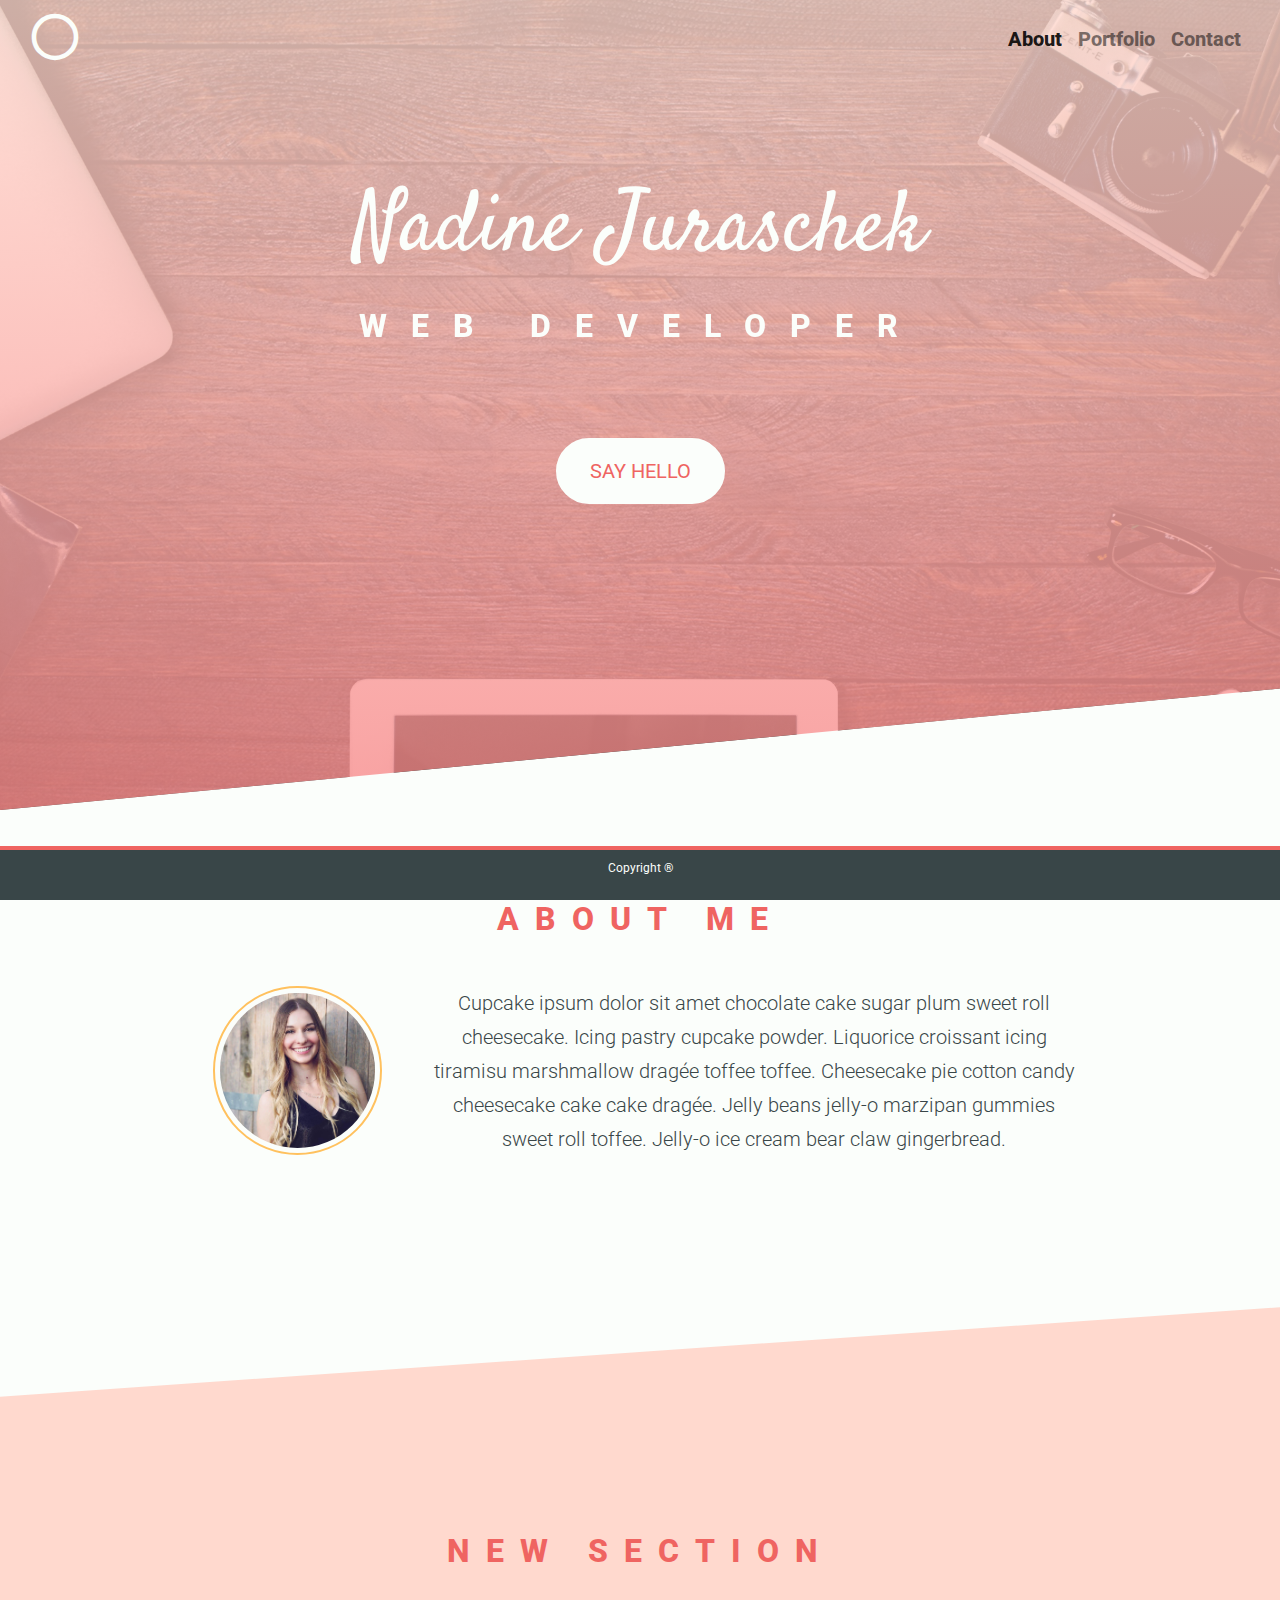
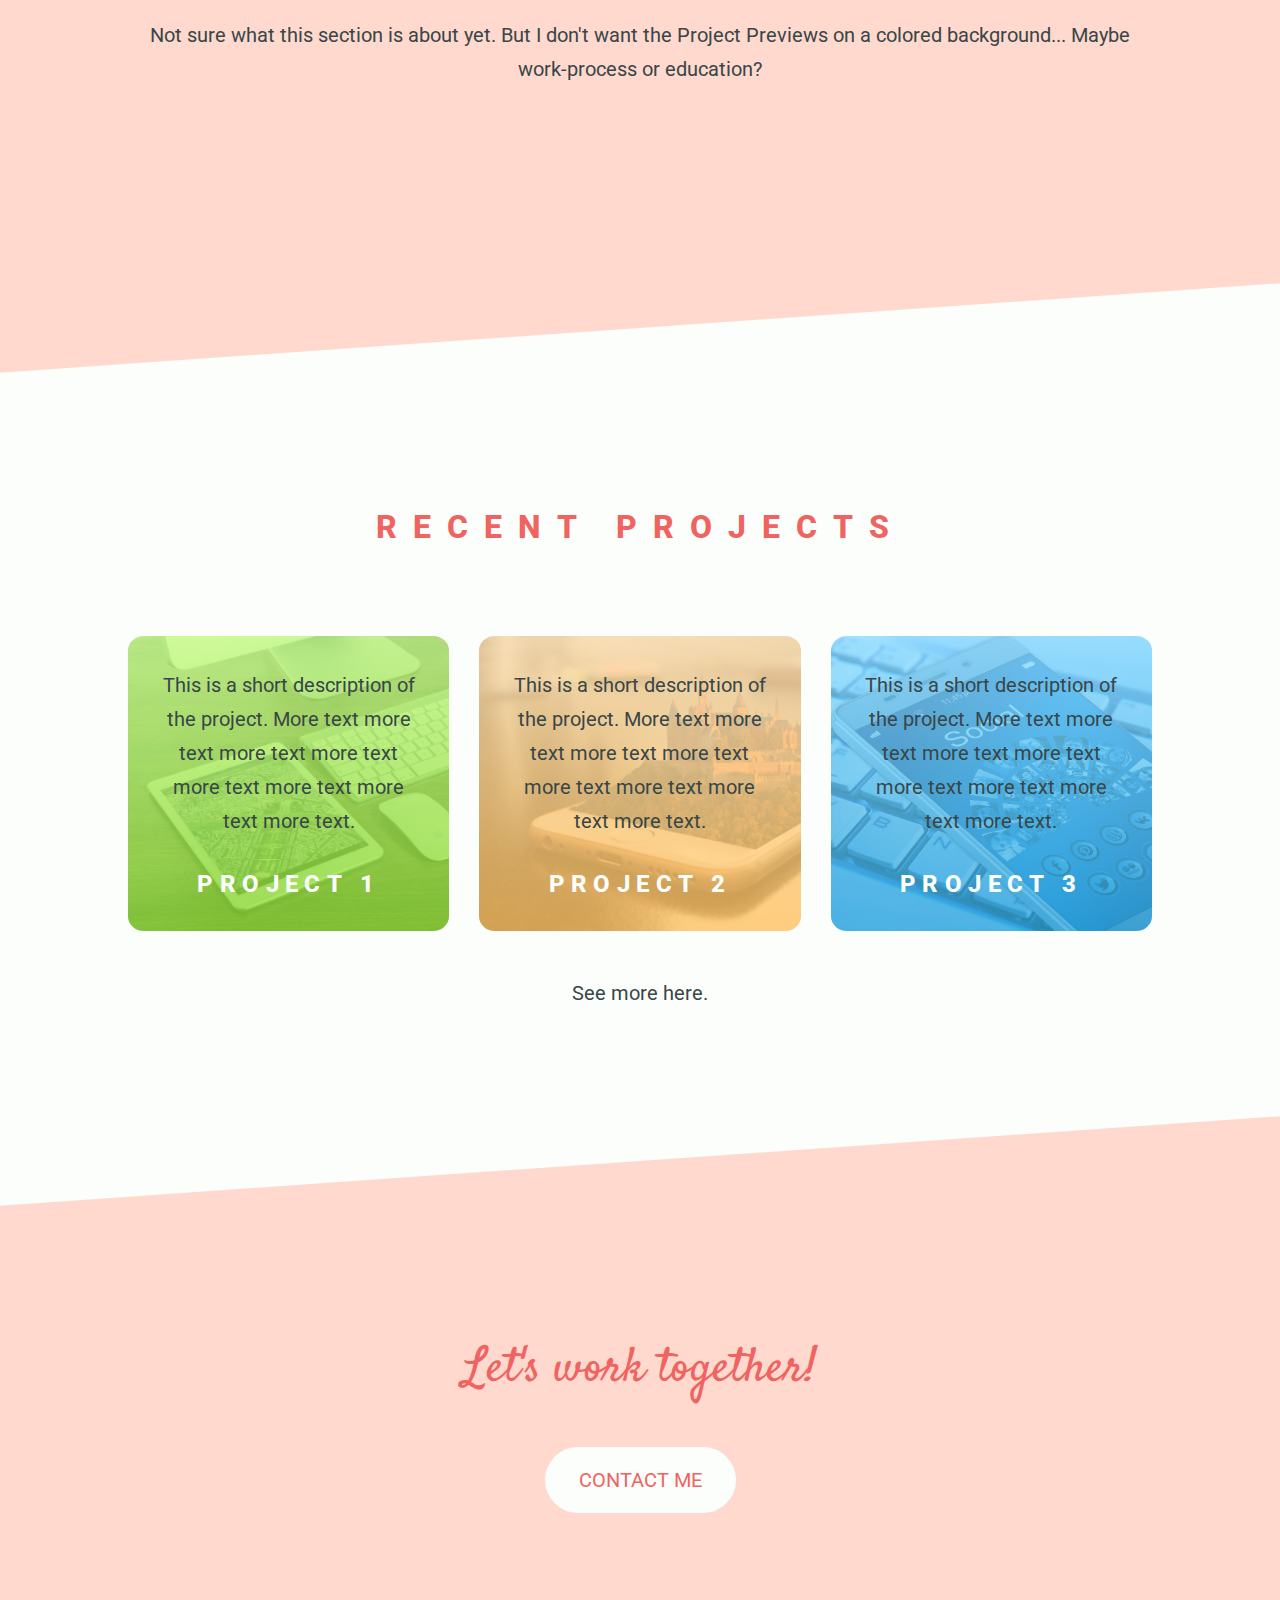
<file: index.html>
<!DOCTYPE html>
<html lang="en">
  <head>
    <meta charset="UTF-8" />
    <meta name="viewport" content="width=device-width, initial-scale=1.0" />
    <meta http-equiv="X-UA-Compatible" content="ie=edge" />
    <title>Nadine Juraschek</title>
    <link
      rel="stylesheet"
      href="https://stackpath.bootstrapcdn.com/bootstrap/4.3.1/css/bootstrap.min.css"
      integrity="sha384-ggOyR0iXCbMQv3Xipma34MD+dH/1fQ784/j6cY/iJTQUOhcWr7x9JvoRxT2MZw1T"
      crossorigin="anonymous"
    />
    <link rel="stylesheet" href="https://use.fontawesome.com/releases/v5.11.2/css/all.css">
    <link href="https://fonts.googleapis.com/css?family=Overlock:900|Roboto&display=swap" rel="stylesheet">
    <link href="https://fonts.googleapis.com/css?family=Satisfy&display=swap" rel="stylesheet">
    <link rel="stylesheet" href="assets/stylesheets/style.css" />
  </head>
  <body>

<header class="container-fluid header">
  <!-- NAVIGATION --> <!-- Placeholder Logo -->

    <nav class="navbar navbar-expand-md navbar-top navbar-light">
      <a class="navbar-brand" href="#">
        <i class="far fa-circle logo"></i> <!-- Placeholder Logo -->
      </a>
      <button
        class="navbar-toggler"
        type="button"
        data-toggle="collapse"
        data-target="#navbarNav"
        aria-controls="navbarNav"
        aria-expanded="false"
        aria-label="Toggle navigation">
        <span class="navbar-toggler-icon"></span>
      </button>
      <div class="collapse navbar-collapse justify-content-end" id="navbarNav">
        <ul class="navbar-nav">
          <li class="nav-item active">
            <a class="nav-link" href="index.html">About <span class="sr-only">(current)</span></a>
          </li>
          <li class="nav-item">
            <a class="nav-link" href="portfolio.html">Portfolio</a>
          </li>
          <li class="nav-item">
            <a class="nav-link" href="contact.html">Contact</a>
          </li>
        </ul>
      </div>
    </nav>

  <!-- HEADER -->
  <section class="jumbotron-fluid">
    <div class="row">
      <div class="col-12">
        <h1 class="heading-primary">
          <span class="heading-primary-main">Nadine Juraschek</span>
          <span class="heading-primary-sub">Web Developer</span>
        </h1> <!-- h1 is important for search engines: job title and name need to be in h1 -->
        <a class="btn btn-white btn-lg" href="#" role="button">Say Hello</a>
      </div>
    </div>
  </section>
</header>

  <!-- PORTFOLIO PREVIEW -->
    <section class="container section-about">
      <h2 class="section-heading">About Me</h2>
        <div class="row">
          <div class="col-lg-3 col-md-12">
            <img class="profile-img" src="assets/images/IMG_5540.JPG" alt="profile-img">
          </div>
          <div class="col-lg-9 col-md-12">
            <p class="lead">Cupcake ipsum dolor sit amet chocolate cake sugar plum sweet roll cheesecake. Icing pastry cupcake powder. Liquorice
        croissant icing tiramisu marshmallow dragée toffee toffee. Cheesecake pie cotton candy cheesecake cake cake dragée.
        Jelly beans jelly-o marzipan gummies sweet roll toffee. Jelly-o ice cream bear claw gingerbread.</p>
          </div>
        </div>
    </section>
    <section class="section-something">
      <h2 class="section-heading rotated">New Section</h2>
      <p class="section-paragraph rotated">Not sure what this section is about yet. But I don't want the Project Previews on a colored background... Maybe work-process or education?</p>
    </section>
    <section class="section-project-preview">
      <h2 class="section-heading rotated">Recent Projects</h2>
      <div class="conatiner rotated project-container">
        <div class="row">
          <div class="col-lg-4 col-md-12">
            <div class="card project-1"><a class="hover-img" href="#">
              <div class="card-body">
                <p class="card-text">This is a short description of the project. More text more text more text more text more text more text more text more text.</p>
                <h5 class="card-title">Project 1</h5>
              </div>
            </div></a>
          </div>
          <div class="col-lg-4 col-md-12">
            <div class="card project-2"><a class="hover-img" href="#">
              <div class="card-body">
                <p class="card-text">This is a short description of the project. More text more text more text more text more text more text more
                text more text.</p>
                <h5 class="card-title">Project 2</h5>
              </div>
              </a>
            </div>
          </div>
          <div class="col-lg-4 col-md-12">
            <div class="card project-3"><a class="hover-img" href="#">
              <div class="card-body">
                <p class="card-text">This is a short description of the project. More text more text more text more text more text more text more
                text more text.</p>
                <h5 class="card-title">Project 3</h5>
              </div>
            </div>
            </a>
          </div>
        </div>
      </div>
      </div>
      <p class="section-paragraph rotated">See more <a href="portfolio.html" class="portfolio-link">here</a>.</p>
    </section>
    <section class="section-contact">
      <h4>Let's work together!</h4>
      <a class="btn btn-white btn-lg" href="contact.html" role="button">Contact Me</a>
    </section>

  <!-- FOOTER -->
    <nav class="navbar fixed-bottom">
        <p class="copyright mx-auto">Copyright ®</p>
    </nav>

  </body>
</html>
</file>
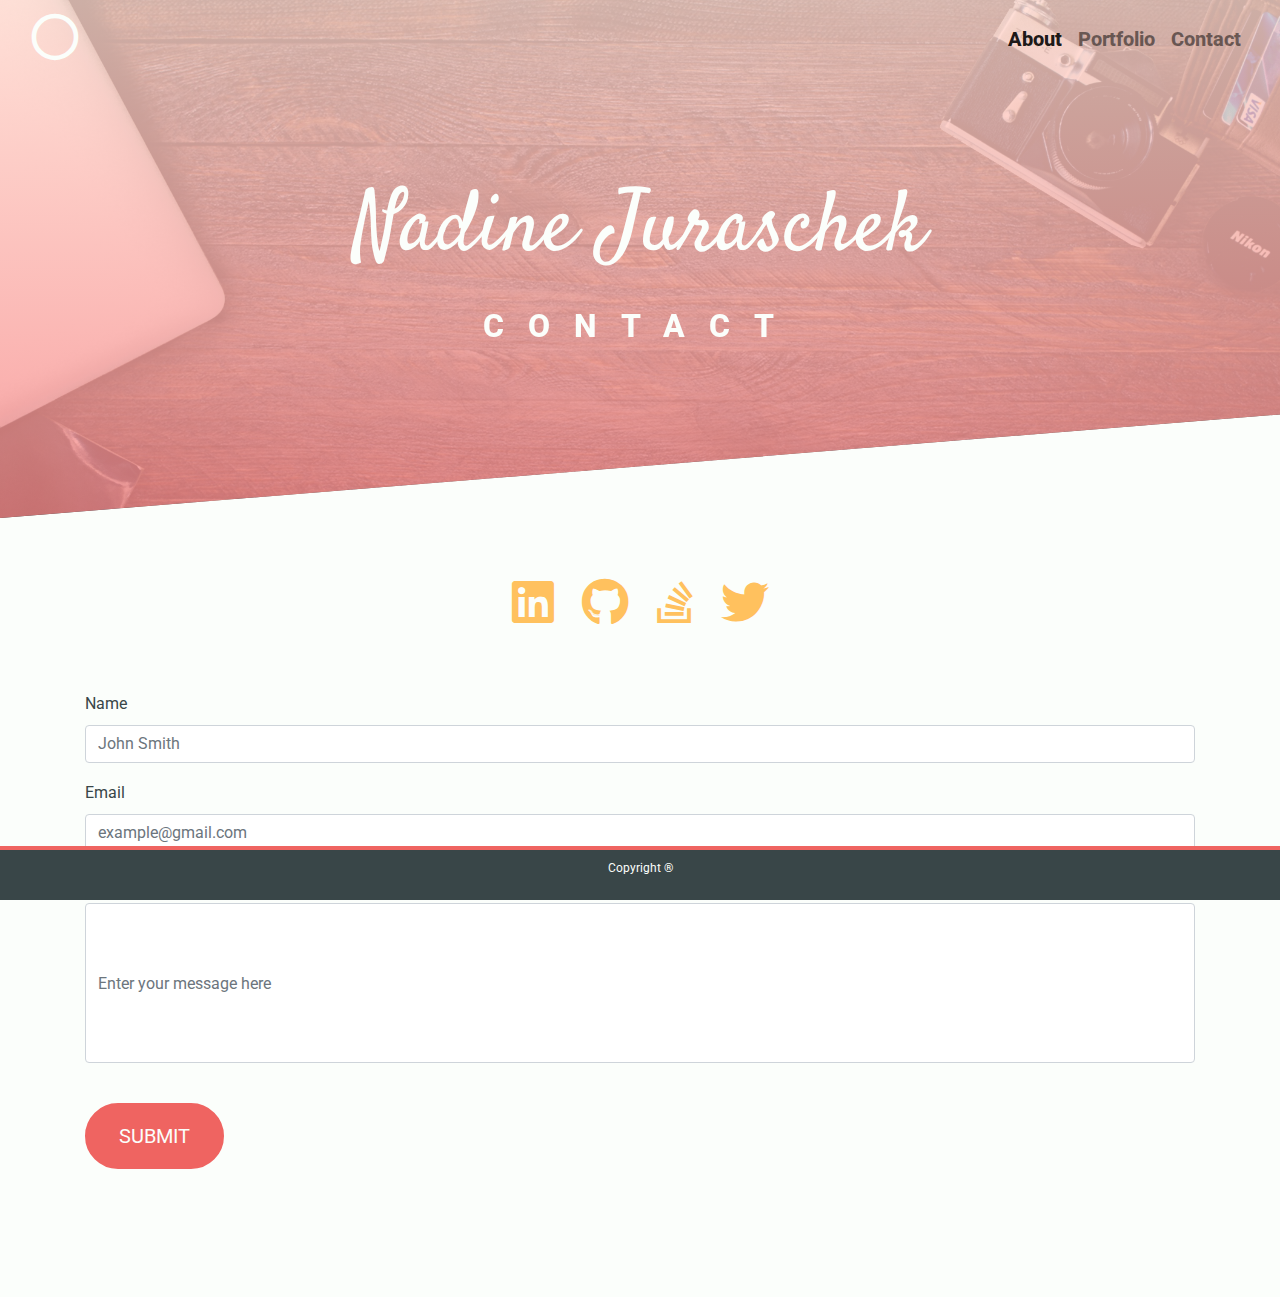
<file: contact.html>
<!DOCTYPE html>
<html lang="en">
  <head>
    <meta charset="UTF-8" />
    <meta name="viewport" content="width=device-width, initial-scale=1.0" />
    <meta http-equiv="X-UA-Compatible" content="ie=edge" />
    <title>Contact Nadine Juraschek</title>
    <link
      rel="stylesheet"
      href="https://stackpath.bootstrapcdn.com/bootstrap/4.3.1/css/bootstrap.min.css"
      integrity="sha384-ggOyR0iXCbMQv3Xipma34MD+dH/1fQ784/j6cY/iJTQUOhcWr7x9JvoRxT2MZw1T"
      crossorigin="anonymous"
    />
    <link
      rel="stylesheet"
      href="https://use.fontawesome.com/releases/v5.11.2/css/all.css"
    />
    <link
      href="https://fonts.googleapis.com/css?family=Overlock:900|Roboto&display=swap"
      rel="stylesheet"
    />
    <link
      href="https://fonts.googleapis.com/css?family=Satisfy&display=swap"
      rel="stylesheet"
    />
    <link rel="stylesheet" href="assets/stylesheets/style.css" />
  </head>

  <body>

    <header class="container-fluid header short">
      <!-- NAVIGATION -->
      <nav class="navbar navbar-expand-lg navbar-top navbar-light">
        <a class="navbar-brand" href="#">
          <i class="far fa-circle logo"></i> <!-- Placeholder Logo -->
        </a>
        <button class="navbar-toggler" type="button" data-toggle="collapse" data-target="#navbarNav"
          aria-controls="navbarNav" aria-expanded="false" aria-label="Toggle navigation">
          <span class="navbar-toggler-icon"></span>
        </button>
        <div class="collapse navbar-collapse justify-content-end" id="navbarNav">
          <ul class="navbar-nav">
            <li class="nav-item active">
              <a class="nav-link" href="index.html">About</a>
            </li>
            <li class="nav-item">
              <a class="nav-link" href="portfolio.html">Portfolio</a>
            </li>
            <li class="nav-item">
              <a class="nav-link" href="contact.html">Contact
                <span class="sr-only">(current)</span>
              </a>
            </li>
            </li>
          </ul>
        </div>
      </nav>
    
      <!-- HEADER -->
      <section class="jumbotron-fluid">
        <div class="row">
          <div class="col-12">
            <h1 class="heading-primary">
              <span class="heading-primary-main">Nadine Juraschek</span>
              <span class="heading-primary-sub">Contact</span>
            </h1>
          </div>
        </div>
      </section>
    </header>

    <!-- SOCIAL MEDIA -->
    <section class="social-media">
      <p>
        <a class="icons"href="#"><i class="fab fa-linkedin"></i></a>
        <a class="icons"href="#"><i class="fab fa-github"></i></a>
        <a class="icons" href="#"><i class="fab fa-stack-overflow"></i></a>
        <a class="icons" href="#"><i class="fab fa-twitter"></i></a>
      </p>
    </section>

    <!-- CONTACT FORM -->
    <section class="container form">
      <form>
        <div class="form-group">
          <label for="inputName">Name</label>
          <input type="text" class="form-control" id="inputName" placeholder="John Smith" required>
        </div>
        <div class="form-group">
          <label for="inputEmail1">Email</label>
          <input type="email" class="form-control" id="inputEmail1" aria-describedby="emailHelp"
            placeholder="example@gmail.com" required>
        </div>
        <div class="form-group">
          <label for="inputMessage">Message</label>
          <input type="textarea" class="form-control" id="inputMessage" placeholder="Enter your message here" required>
        </div>
        <button type="submit" class="btn btn-pink btn-submit btn-lg">Submit</button>
      </form>
    </section>

    <!-- FOOTER -->
    <nav class="navbar fixed-bottom">
      <p class="copyright mx-auto">Copyright ®</p>
    </nav>
  </body>
</html>
</file>
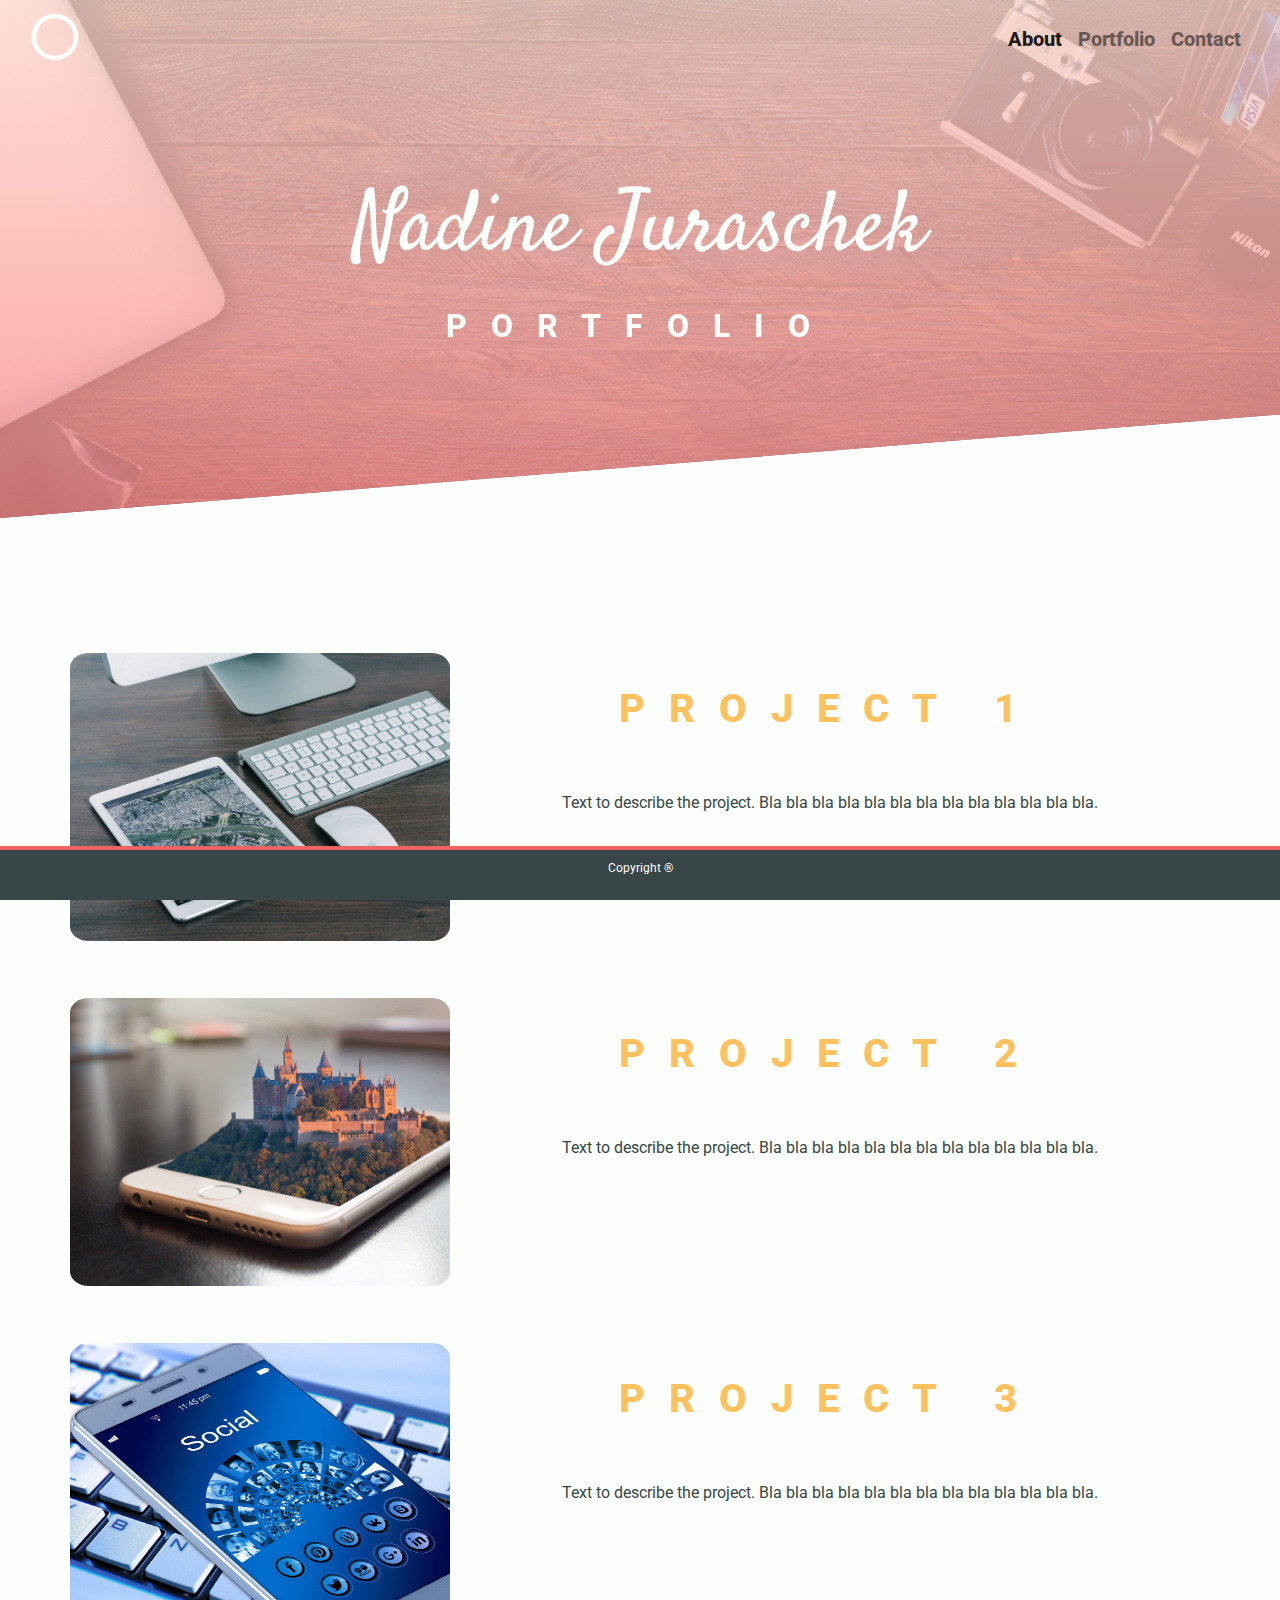
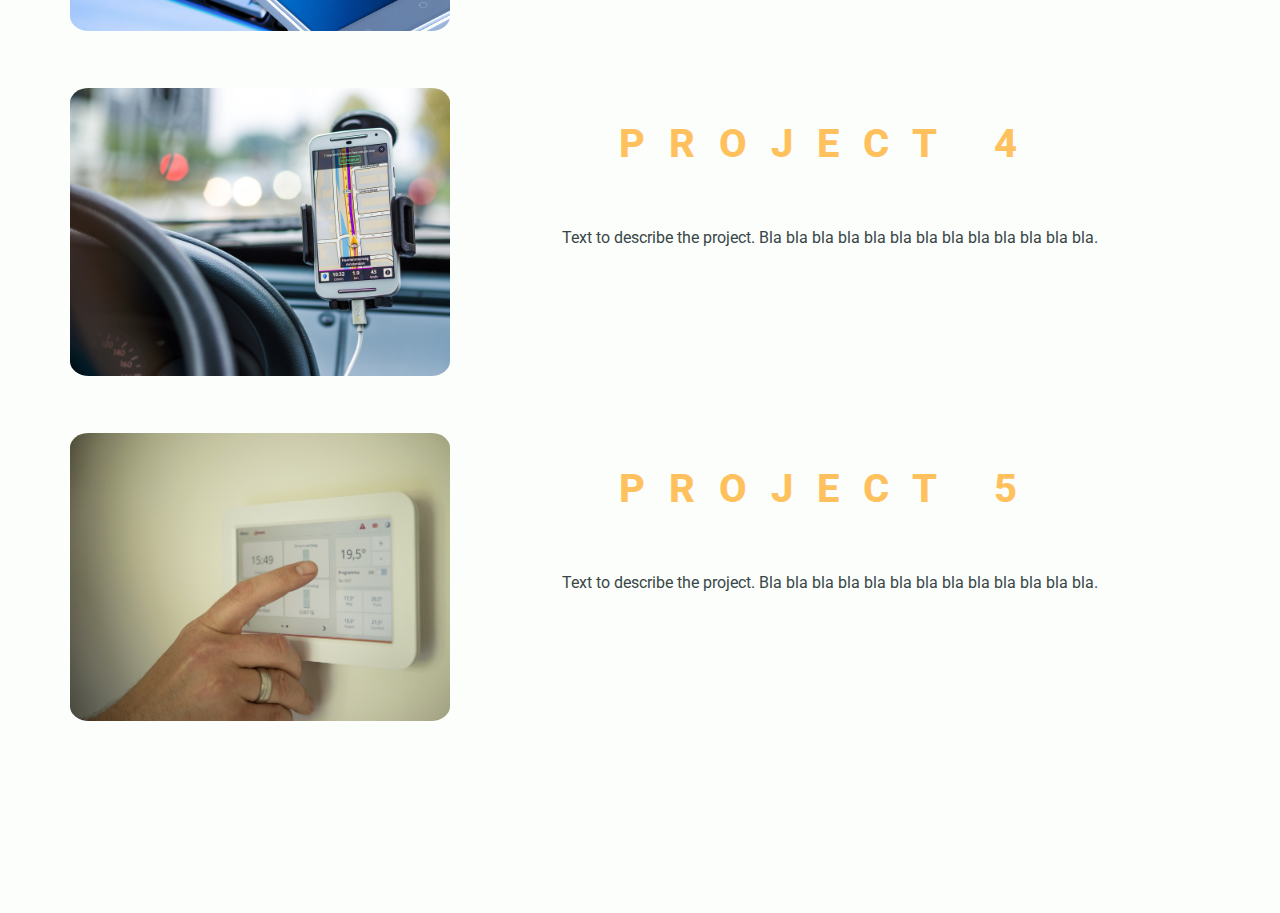
<file: portfolio.html>
<!DOCTYPE html>
<html lang="en">
  <head>
    <meta charset="UTF-8" />
    <meta name="viewport" content="width=device-width, initial-scale=1.0" />
    <meta http-equiv="X-UA-Compatible" content="ie=edge" />
    <title>Nadine Juraschek's Portfolio</title>
    <link rel="stylesheet" href="https://stackpath.bootstrapcdn.com/bootstrap/4.3.1/css/bootstrap.min.css"
      integrity="sha384-ggOyR0iXCbMQv3Xipma34MD+dH/1fQ784/j6cY/iJTQUOhcWr7x9JvoRxT2MZw1T" crossorigin="anonymous" />
    <link rel="stylesheet" href="https://use.fontawesome.com/releases/v5.11.2/css/all.css">
    <link href="https://fonts.googleapis.com/css?family=Overlock:900|Roboto&display=swap" rel="stylesheet">
    <link href="https://fonts.googleapis.com/css?family=Satisfy&display=swap" rel="stylesheet">
    <link rel="stylesheet" href="assets/stylesheets/style.css" />
  </head>

  <body>
  <header class="container-fluid header short">
  <!-- NAVIGATION -->
  <nav class="navbar navbar-expand-lg navbar-top navbar-light">
    <a class="navbar-brand" href="#">
      <i class="far fa-circle logo"></i> <!-- Placeholder Logo -->
    </a>
    <button class="navbar-toggler" type="button" data-toggle="collapse" data-target="#navbarNav"
      aria-controls="navbarNav" aria-expanded="false" aria-label="Toggle navigation">
      <span class="navbar-toggler-icon"></span>
    </button>
    <div class="collapse navbar-collapse justify-content-end" id="navbarNav">
      <ul class="navbar-nav">
        <li class="nav-item active">
          <a class="nav-link" href="index.html">
            About
          </a>
        </li>
        <li class="nav-item">
          <a class="nav-link" href="portfolio.html">Portfolio
            <span class="sr-only">(current)</span>
          </a>
        </li>
        <li class="nav-item">
          <a class="nav-link" href="contact.html">Contact</a>
        </li>
        </li>
      </ul>
    </div>
  </nav>

  <!-- HEADER -->
  <section class="jumbotron-fluid">
    <div class="row">
      <div class="col-12">
        <h1 class="heading-primary">
          <span class="heading-primary-main">Nadine Juraschek</span>
          <span class="heading-primary-sub">Portfolio</span>
        </h1>
      </div>
    </div>
  </section>
  </header>

  <!-- PORTFOLIO MAIN -->
  <section class="portfolio-main">
    <div class="container">
      <div class="row">
        <div class="col-md-4 col-sm-12 pro-img pro-one">
        </div>
        <div class="col-md-8 col-sm-12 pro-summary">
          <h3>Project 1</h3>
          <p>Text to describe the project. Bla bla bla bla bla bla bla bla bla bla bla bla bla.</p>
        </div>
        <div class="col-md-4 col-sm-12 pro-img pro-two">
        </div>
        <div class="col-md-8 col-sm-12 pro-summary">
          <h3>Project 2</h3>
          <p>Text to describe the project. Bla bla bla bla bla bla bla bla bla bla bla bla bla.</p>
        </div>
        <div class="col-md-4 col-sm-12 pro-img pro-three">
        </div>
        <div class="col-md-8 col-sm-12 pro-summary">
          <h3>Project 3</h3>
          <p>Text to describe the project. Bla bla bla bla bla bla bla bla bla bla bla bla bla.</p>
        </div>
        <div class="col-md-4 col-sm-12 pro-img pro-four">
        </div>
        <div class="col-md-8 col-sm-12 pro-summary">
          <h3>Project 4</h3>
          <p>Text to describe the project. Bla bla bla bla bla bla bla bla bla bla bla bla bla.</p>
        </div>
        <div class="col-md-4 col-sm-12 pro-img pro-five">
        </div>
        <div class="col-md-8 col-sm-12 pro-summary">
          <h3>Project 5</h3>
          <p>Text to describe the project. Bla bla bla bla bla bla bla bla bla bla bla bla bla.</p>
        </div>
      </div>    
    </div>
  </section>

  <!-- FOOTER -->
  <nav class="navbar fixed-bottom">
    <p class="copyright mx-auto">Copyright ®</p>
  </nav>
  </body>
</html>
</file>
<file: assets/stylesheets/style.css>
/*********************************************
    COLORS
    #FFC15E;
    #EF6461;
    #FFD9CE;
    #FBFEFB;
    #394648;

    GRADIENTS
    rgba(199, 255, 131, 0.8), rgba(143, 221, 49, 0.8)
    rgba(139, 220, 255, 0.8), rgba(49, 169, 221, 0.8)
    rgba(255, 225, 176, 0.8), rgba(255, 193, 94, 0.8)
*********************************************/
* {
  box-sizing: border-box;
}
body {
  background-color: #fbfefb;
  color: #394648;
  font-family: "Roboto", sans-serif; /* Lato? */
  line-height: 1.7;
}

a {
  color: #394648;
  font-size: 1.25rem;
}

/***** NAVIGATION *****/
.navbar a {
  font-weight: 800;
}

.navbar a:hover {
  color: #ef6461;
}

.logo {
  color: #fbfefb;
  font-size: 3rem;
}

.brand-light {
  color: #fbfefb;
  font-family: "Satisfy", cursive;
  font-size: 2rem;
}

/***** HEADER *****/
.header {
  background-image: linear-gradient(
      rgba(255, 217, 206, 0.8),
      rgba(247, 138, 138, 0.8)
    ),
    url("../images/workspace_02.jpg");
  background-size: cover;
  background-position: top; /* ensures that image will not move and stay centered on top when browser window resizes */
  clip-path: polygon(
    0 0,
    100% 0,
    100% 85%,
    0 100%
  ); /* cuts image: polygon(top-left x y, top-right x y, bottom-right x y, bottom-left x y) */
  height: 90vh;
}

.jumbotron-fluid {
  text-align: center;
  padding: 40px 0 80px;
}

.heading-primary {
  color: #fbfefb;
  line-height: 6rem;
  margin: 4rem;

  backface-visibility: hidden; /* stops animation from being "shaky", hides whatever is behind the moving element */
}

.heading-primary-main {
  display: block;
  font-family: "Satisfy", cursive;
  font-size: 5.4rem;

  animation-name: moveInLeft; /* which animation? */
  animation-duration: 2s; /* how long? */
  animation-timing-function: ease-out; /* starts fast, ends slower */
  /*  animation-delay: --s; when should animation start? 
      animation-iteration-count: --; how often should animation repeat? 
      animation-timing-function: --; check MDN for keyword values!
  */
}

.heading-primary-sub {
  display: block;
  font-size: 2rem;
  font-weight: 800;
  letter-spacing: 1.5rem;
  text-transform: uppercase;

  animation-name: moveInRight;
  animation-duration: 2s;
  animation-timing-function: ease-out;
}

.btn-white,
.btn-white:default,
.btn-white:link,
.btn-white:visited {
  background-color: #fbfefb;
  border: 2px solid #fbfefb;
  border-radius: 6.25rem;
  color: #ef6461;
  display: inline-block;
  padding: 1rem 2rem;
  position: relative;
  text-transform: uppercase;
  transition: ;
}

.btn-white:active {
  transform: translateY(-1px);
}

.btn-white:hover {
  box-shadow: 0 0.625rem 1.25rem;
  transform: translateY(-5px);
}

.btn-white::after {
  /* hides behind element */
  border-radius: 6.25rem;
  content: ""; /* necessary! */
  display: inline-block;
  height: 100%;
  position: absolute;
  width: 100%;
  z-index: -1; /* make sure it's behind the button! */
}

.profile-img {
  border: 2px solid #ffc15e;
  border-radius: 50%;
  padding: 5px;
  width: 85%;
}

.lg-paragraph {
  font-size: 1.5rem;
}

/***** ABOUT ME *****/

.section-about {
  text-align: center;
  background-color: #fbfefb;
  padding: 25vh 10vw 35vh;
  margin-top: -15vh;
}

/***** NEW SECTION *****/

.section-something {
  background-color: rgba(255, 217, 206);
  text-align: center;
  padding: 20vh 10vw 40vh;
  margin-top: -15vh;
  transform: skewY(-4deg); /* rotates section, as well as content */
}

.section-heading {
  color: #ef6461;
  font-size: 2rem;
  font-weight: 800;
  letter-spacing: 1rem;
  text-transform: uppercase;
  margin-bottom: 3rem;
}

/***** PORTFOLIO PREVIEW *****/
.section-project-preview {
  text-align: center;
  background-color: #fbfefb;
  padding: 20vh 10vw 15vh;
  margin-top: -15vh;
  transform: skewY(-4deg);
}

.project-container {
  margin: 10vh 0 5vh;
}

.card {
  border: none;
  border-radius: 5%;
}

.project-1 {
  background-image: linear-gradient(
      rgba(199, 255, 131, 0.8),
      rgba(143, 221, 49, 0.8)
    ),
    url("../images/pro1.jpg");
  background-repeat: no-repeat;
  background-size: cover;
  position: relative;
}

.project-2 {
  background-image: linear-gradient(
      rgba(255, 225, 176, 0.8),
      rgba(255, 193, 94, 0.8)
    ),
    url("../images/pro2.jpg");
  background-repeat: no-repeat;
  background-size: cover;
  position: relative;
}

.project-3 {
  background-image: linear-gradient(
      rgba(139, 220, 255, 0.8),
      rgba(49, 169, 221, 0.8)
    ),
    url("../images/pro3.jpg");
  background-repeat: no-repeat;
  background-size: cover;
  position: relative;
}

.hover-img:hover {
  background-image: linear-gradient(
    rgba(255, 255, 255, 0.4),
    rgba(255, 255, 255, 0.4)
  );
  color: #394648;
  text-decoration: none;
}

.card-body {
  height: 40%;
  padding: 2rem;
}

.card-title {
  color: #fbfefb;
  font-size: 1.5rem;
  font-weight: 800;
  letter-spacing: 0.4rem;
  margin: 0;
  text-transform: uppercase;
}

.card-text {
  font-size: 1.25rem;
  margin-bottom: 2rem;
}

.section-paragraph {
  font-size: 1.25rem;
  text-align: center;
}

.rotated {
  transform: skewY(4deg);
}

.portfolio-link:hover {
  color: #ef6461;
  text-decoration: none;
}

/***** WORK TOGETHER *****/
.section-contact {
  background-color: rgba(255, 217, 206);
  text-align: center;
  padding: 35vh 10vw 25vh;
  margin-top: -15vh;
}

h4 {
  color: #ef6461;
  font-family: "Satisfy", cursive;
  font-size: 3rem;
  margin-bottom: 3rem;
}

.btn-pink,
.btn-pink:default,
.btn-pink:link,
.btn-pink:visited {
  background-color: #ef6461;
  border: 2px solid #ef6461;
  border-radius: 6.25rem;
  color: #fbfefb;
  display: inline-block;
  padding: 1rem 2rem;
  position: relative;
  text-transform: uppercase;
}

.btn-white:active {
  transform: translateY(-1px);
}

.btn-pink:hover {
  box-shadow: 0 0.5rem 1.25rem #727272;
  transform: translateY(-5px);
}

.btn-pink::after {
  border-radius: 6.25rem;
  content: "";
  display: inline-block;
  height: 100%;
  position: absolute;
  width: 100%;
  z-index: -1;
}
/***** FOOTER *****/
.fixed-bottom {
  background-color: #394648;
  border-top: 4px solid #ef6461;
  color: #fbfefb;
  font-size: 0.75rem;
  height: 6vh;
}

.copyright,
.credit {
  display: inline-block;
}

/***** PORTFOLIO *****/

h3 {
  color: #ffc15e;
  letter-spacing: 1.5rem;
  font-size: 2.5rem;
  font-weight: 800;
  text-transform: uppercase;
  margin-bottom: 8%;
}

.short {
  clip-path: polygon(0 0, 100% 0, 100% 80%, 0 100%);
  height: 50%;
}

.portfolio-main {
  margin: 15vh 0;
}

.pro-summary {
  height: 18rem;
  text-align: center;
  padding: 2rem;
  margin-bottom: 5%;
}

.pro-img {
  border: none;
  border-radius: 5%;
  height: 18rem;
  width: 100%;
  margin-bottom: 5%;
}
.pro-one {
  background-image: url(../images/pro1.jpg);
  background-repeat: no-repeat;
  background-size: cover;
}
.pro-two {
  background-image: url(../images/pro2.jpg);
  background-repeat: no-repeat;
  background-size: cover;
}
.pro-three {
  background-image: url(../images/pro3.jpg);
  background-repeat: no-repeat;
  background-size: cover;
}
.pro-four {
  background-image: url(../images/pro4.jpg);
  background-repeat: no-repeat;
  background-size: cover;
}
.pro-five {
  background-image: url(../images/pro5.jpg);
  background-repeat: no-repeat;
  background-size: cover;
}

.sm-caption {
  color: #727272;
  font-size: 0.75rem;
  text-transform: uppercase;
}

/***** CONTACT *****/
.social-media {
  margin: 5vh 0;
  text-align: center;
}
.icons {
  color: #ffc15e;
  font-size: 3rem;
  margin: 0 0.75rem;
}

.icons:hover {
  color: #ef6461;
}

.form {
  margin-bottom: 10%;
}

#inputMessage {
  height: 10rem;
}

.btn-submit {
  margin-top: 1.5rem;
}

/***** NECESSARY MEDIA QUERIES *****/
@media screen and (max-width: 980px) {
  .lead {
    margin-top: 8%;
  }
  .card {
    margin-top: 5%;
  }
  h3 {
    font-size: 1.5rem;
    letter-spacing: 0.75rem;
  }
}

@media screen and (max-width: 768px) {
  .header {
    height: 100%;
  }
  .heading-primary {
    line-height: 3.5rem;
    margin-bottom: 1.25rem;
  }
  .heading-primary-main {
    font-size: 3rem;
  }
  .heading-primary-sub {
    font-size: 1.35rem;
    letter-spacing: 0.75rem;
  }
  .lead {
    margin-top: 10%;
  }
  .card {
    margin-top: 5%;
  }
  h3 {
    font-size: 1.5rem;
    letter-spacing: 0.75rem;
  }
  .form {
    margin-bottom: 15%;
  }
}

@media screen and (max-width: 640px) {
  .header {
    height: 100%;
  }
  .heading-primary {
    line-height: 3.5rem;
    margin-bottom: 1.25rem;
  }
  .heading-primary-main {
    font-size: 3rem;
  }
  .heading-primary-sub {
    font-size: 1.35rem;
    letter-spacing: 0.75rem;
  }
  .lead {
    margin-top: 10%;
  }
  .card {
    margin-top: 5%;
  }
  h3 {
    font-size: 1.5rem;
    letter-spacing: 0.75rem;
  }
  .form {
    margin-bottom: 15%;
  }
}

/***** ANIMATIONS *****/

@keyframes moveInLeft {
  /* for good browser performance only animate two properties */
  /* starting point */
  0% {
    opacity: 0;
    transform: translateX(-100px);
    /* moves on x-achsis, so only specify x*/
  }
  /* animation ends at */
  100% {
    opacity: 1;
    transform: translateX(0); /* end at original position */
  }
}

@keyframes moveInRight {
  0% {
    opacity: 0;
    transform: translateX(100px);
  }
  100% {
    opacity: 1;
    transform: translateX(0);
  }
}
</file>
